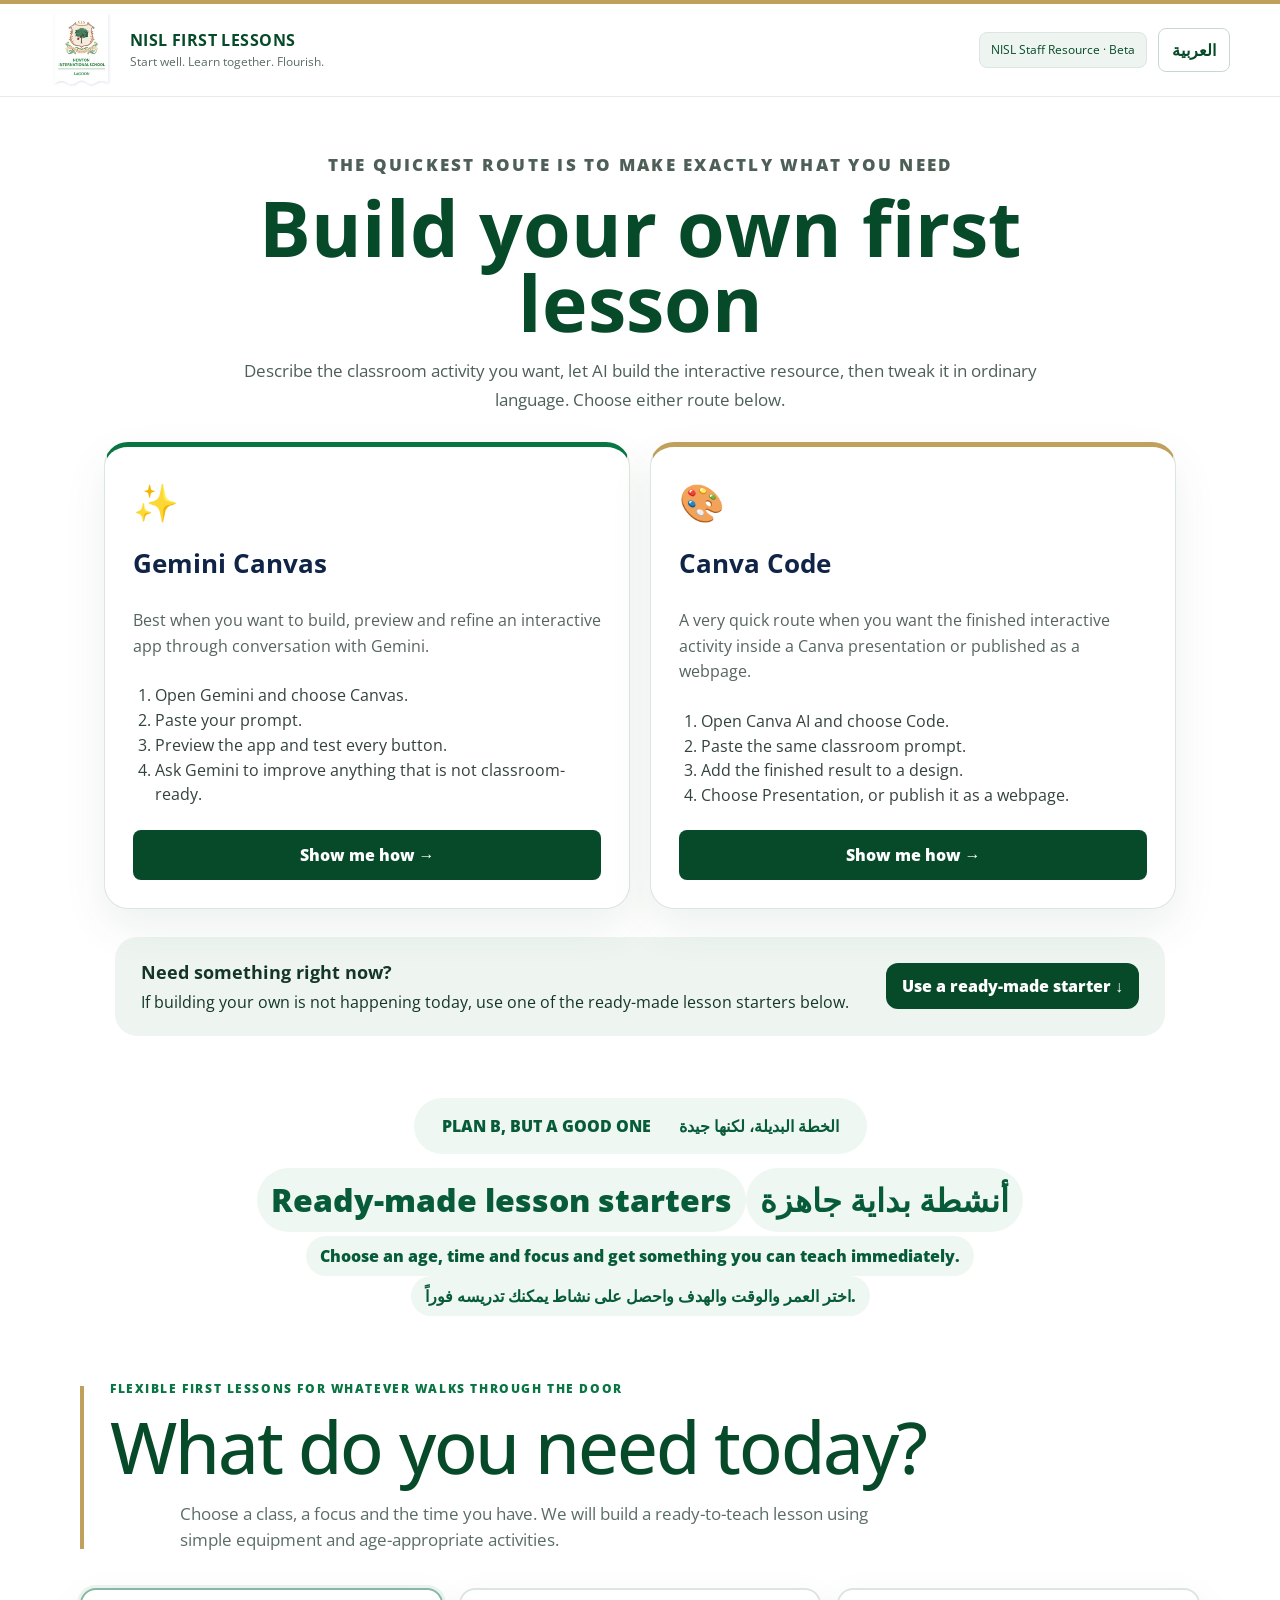
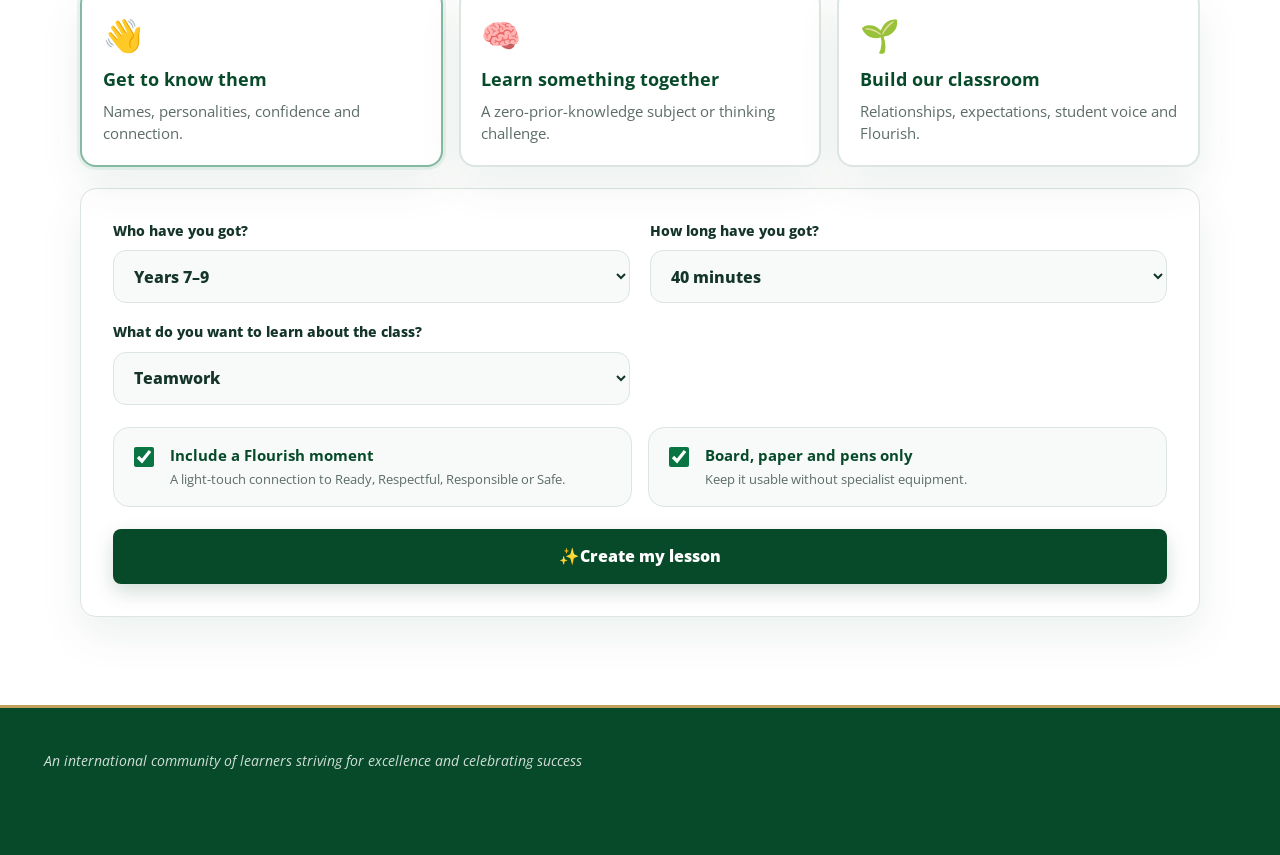
<file: index.html>
<!doctype html>
<html lang="en" dir="ltr">
<head>
  <meta charset="utf-8" />
  <meta name="viewport" content="width=device-width, initial-scale=1" />
  <meta name="theme-color" content="#0b5a36" />
  <meta name="description" content="NISL First Lessons: build your own interactive classroom resource with Gemini Canvas or Canva Code, or use a ready-made lesson starter." />
  <title>NISL First Lessons</title>
  <link rel="stylesheet" href="styles.css" />
  <style>
    .make-first{max-width:1120px;margin:0 auto;padding:54px 24px 18px}.make-first-intro{text-align:center;max-width:820px;margin:0 auto 28px}.make-first-intro .eyebrow{margin-bottom:10px}.make-first-intro h1{font-size:clamp(2.4rem,6vw,4.8rem);line-height:.98;margin:0 0 16px;color:#075b39}.make-first-intro p{font-size:1.08rem;line-height:1.65;color:#4e5f58}.creation-grid{display:grid;grid-template-columns:repeat(2,minmax(0,1fr));gap:20px}.creation-card{background:#fff;border:1px solid #d9e6df;border-radius:24px;padding:28px;box-shadow:0 16px 42px rgba(15,36,71,.08);display:flex;flex-direction:column;min-height:300px}.creation-card.gemini{border-top:7px solid #4285f4}.creation-card.canva{border-top:7px solid #7d2ae8}.creation-icon{font-size:2.3rem;margin-bottom:14px}.creation-card h2{font-size:1.65rem;margin:0 0 8px;color:#0f2447}.creation-card p{line-height:1.6;color:#56645e}.creation-steps{margin:8px 0 22px;padding-left:22px;color:#33423c;line-height:1.55}.creation-card a{margin-top:auto;display:inline-flex;justify-content:center;align-items:center;text-decoration:none;border-radius:13px;padding:13px 16px;font-weight:900;color:#fff;background:#075b39}.creation-card.canva a{background:#6e2ccf}.fallback-strip{max-width:1050px;margin:28px auto 0;background:#0f2447;color:#fff;border-radius:22px;padding:22px 26px;display:flex;align-items:center;justify-content:space-between;gap:20px}.fallback-strip strong{display:block;font-size:1.12rem;margin-bottom:4px}.fallback-strip p{margin:0;color:#dce7ff}.fallback-strip a{flex:0 0 auto;background:#fff;color:#0f2447;text-decoration:none;font-weight:900;padding:11px 16px;border-radius:12px}.bilingual-ar{display:none}html[dir="rtl"] .bilingual-en{display:none}html[dir="rtl"] .bilingual-ar{display:inline}html[dir="rtl"] .creation-steps{padding-left:0;padding-right:22px}.builder-divider{max-width:1050px;margin:44px auto 0;text-align:center;padding:0 24px}.builder-divider span{display:inline-block;background:#eef7f2;color:#075b39;font-weight:900;border-radius:999px;padding:8px 14px}.builder-divider h2{margin:14px 0 4px;color:#0f2447;font-size:2rem}.builder-divider p{margin:0;color:#66736e}@media(max-width:760px){.creation-grid{grid-template-columns:1fr}.fallback-strip{margin:24px 16px 0;flex-direction:column;align-items:flex-start}.fallback-strip a{width:100%;text-align:center}.make-first{padding:34px 16px 12px}}
  </style>
</head>
<body>
  <a class="skip-link" href="#make">Skip to main content</a>

  <header class="site-header">
    <div class="rainbow-strip" aria-hidden="true"></div>
    <div class="header-inner">
      <a href="#" class="brand" aria-label="NISL First Lessons home">
        <span class="brand-mark" aria-hidden="true"><span class="brand-tree">✦</span></span>
        <span class="brand-copy">
          <strong>NISL FIRST LESSONS</strong>
          <small data-i18n="brandTag">Start well. Learn together. Flourish.</small>
        </span>
      </a>
      <div class="header-actions">
        <span class="beta-pill" data-i18n="beta">NISL Staff Resource · Beta</span>
        <button class="language-toggle" id="languageToggle" type="button" aria-label="Switch language">
          <span class="language-en">العربية</span>
          <span class="language-ar" hidden>English</span>
        </button>
      </div>
    </div>
  </header>

  <main id="make">
    <section class="make-first">
      <div class="make-first-intro">
        <p class="eyebrow"><span class="bilingual-en">The quickest route is to make exactly what you need</span><span class="bilingual-ar">أسرع طريق هو أن تصنع ما تحتاجه بالضبط</span></p>
        <h1><span class="bilingual-en">Build your own first lesson</span><span class="bilingual-ar">اصنع حصتك الأولى بنفسك</span></h1>
        <p><span class="bilingual-en">Describe the classroom activity you want, let AI build the interactive resource, then tweak it in ordinary language. Choose either route below.</span><span class="bilingual-ar">صف النشاط الصفي الذي تريده، ودع الذكاء الاصطناعي يبني المورد التفاعلي، ثم حسّنه بلغتك العادية. اختر إحدى الطريقتين أدناه.</span></p>
      </div>

      <div class="creation-grid">
        <article class="creation-card gemini">
          <div class="creation-icon" aria-hidden="true">✨</div>
          <h2><span class="bilingual-en">Gemini Canvas</span><span class="bilingual-ar">Gemini Canvas</span></h2>
          <p><span class="bilingual-en">Best when you want to build, preview and refine an interactive app through conversation with Gemini.</span><span class="bilingual-ar">مناسب عندما تريد بناء تطبيق تفاعلي ومعاينته وتحسينه من خلال الحوار مع Gemini.</span></p>
          <ol class="creation-steps">
            <li><span class="bilingual-en">Open Gemini and choose Canvas.</span><span class="bilingual-ar">افتح Gemini واختر Canvas.</span></li>
            <li><span class="bilingual-en">Paste your prompt.</span><span class="bilingual-ar">الصق طلبك.</span></li>
            <li><span class="bilingual-en">Preview the app and test every button.</span><span class="bilingual-ar">عاين التطبيق واختبر كل زر.</span></li>
            <li><span class="bilingual-en">Ask Gemini to improve anything that is not classroom-ready.</span><span class="bilingual-ar">اطلب من Gemini تحسين أي جزء غير جاهز للاستخدام في الصف.</span></li>
          </ol>
          <a href="make-your-own.html#gemini"><span class="bilingual-en">Show me how →</span><span class="bilingual-ar">أرني الطريقة ←</span></a>
        </article>

        <article class="creation-card canva">
          <div class="creation-icon" aria-hidden="true">🎨</div>
          <h2><span class="bilingual-en">Canva Code</span><span class="bilingual-ar">Canva Code</span></h2>
          <p><span class="bilingual-en">A very quick route when you want the finished interactive activity inside a Canva presentation or published as a webpage.</span><span class="bilingual-ar">طريقة سريعة جداً عندما تريد النشاط التفاعلي النهائي داخل عرض Canva أو منشوراً كصفحة ويب.</span></p>
          <ol class="creation-steps">
            <li><span class="bilingual-en">Open Canva AI and choose Code.</span><span class="bilingual-ar">افتح Canva AI واختر Code.</span></li>
            <li><span class="bilingual-en">Paste the same classroom prompt.</span><span class="bilingual-ar">الصق طلب النشاط الصفي نفسه.</span></li>
            <li><span class="bilingual-en">Add the finished result to a design.</span><span class="bilingual-ar">أضف النتيجة النهائية إلى تصميم.</span></li>
            <li><span class="bilingual-en">Choose Presentation, or publish it as a webpage.</span><span class="bilingual-ar">اختر عرضاً تقديمياً، أو انشره كصفحة ويب.</span></li>
          </ol>
          <a href="make-your-own.html#canva"><span class="bilingual-en">Show me how →</span><span class="bilingual-ar">أرني الطريقة ←</span></a>
        </article>
      </div>

      <div class="fallback-strip">
        <div>
          <strong><span class="bilingual-en">Need something right now?</span><span class="bilingual-ar">تحتاج شيئاً الآن؟</span></strong>
          <p><span class="bilingual-en">If building your own is not happening today, use one of the ready-made lesson starters below.</span><span class="bilingual-ar">إذا لم يكن الوقت مناسباً للبناء اليوم، استخدم أحد أنشطة البداية الجاهزة أدناه.</span></p>
        </div>
        <a href="#builder"><span class="bilingual-en">Use a ready-made starter ↓</span><span class="bilingual-ar">استخدم نشاطاً جاهزاً ↓</span></a>
      </div>
    </section>

    <div class="builder-divider">
      <span><span class="bilingual-en">PLAN B, BUT A GOOD ONE</span><span class="bilingual-ar">الخطة البديلة، لكنها جيدة</span></span>
      <h2><span class="bilingual-en">Ready-made lesson starters</span><span class="bilingual-ar">أنشطة بداية جاهزة</span></h2>
      <p><span class="bilingual-en">Choose an age, time and focus and get something you can teach immediately.</span><span class="bilingual-ar">اختر العمر والوقت والهدف واحصل على نشاط يمكنك تدريسه فوراً.</span></p>
    </div>

    <section class="hero" id="builder">
      <div class="hero-copy">
        <p class="eyebrow" data-i18n="eyebrow">Flexible first lessons for whatever walks through the door</p>
        <h1 data-i18n="heroTitle">What do you need today?</h1>
        <p class="hero-intro" data-i18n="heroIntro">Choose a class, a focus and the time you have. We will build a ready-to-teach lesson using simple equipment and age-appropriate activities.</p>
      </div>

      <div class="pathway-grid" role="group" aria-label="Lesson pathway">
        <button class="pathway-card active" type="button" data-pathway="know"><span class="pathway-icon" aria-hidden="true">👋</span><strong data-i18n="pathKnowTitle">Get to know them</strong><span data-i18n="pathKnowText">Names, personalities, confidence and connection.</span></button>
        <button class="pathway-card" type="button" data-pathway="learn"><span class="pathway-icon" aria-hidden="true">🧠</span><strong data-i18n="pathLearnTitle">Learn something together</strong><span data-i18n="pathLearnText">A zero-prior-knowledge subject or thinking challenge.</span></button>
        <button class="pathway-card" type="button" data-pathway="culture"><span class="pathway-icon" aria-hidden="true">🌱</span><strong data-i18n="pathCultureTitle">Build our classroom</strong><span data-i18n="pathCultureText">Relationships, expectations, student voice and Flourish.</span></button>
      </div>

      <form class="builder-card" id="lessonForm">
        <input type="hidden" id="pathway" value="know" />
        <div class="form-grid">
          <label class="field"><span data-i18n="ageLabel">Who have you got?</span><select id="age" required><option value="eyfs">KG / EYFS</option><option value="y1-2">Y1–2</option><option value="y3-4">Y3–4</option><option value="y5-6">Y5–6</option><option value="y7-9" selected>Y7–9</option><option value="y10-12">Y10–12</option></select></label>
          <label class="field"><span data-i18n="timeLabel">How long have you got?</span><select id="duration" required><option value="20">20 minutes</option><option value="40" selected>40 minutes</option><option value="60">60 minutes</option><option value="80">80 minutes</option></select></label>
          <label class="field" id="focusField"><span data-i18n="focusLabel">What do you want to learn about the class?</span><select id="focus"><option value="names" data-i18n-option="focusNames">Names</option><option value="personalities" data-i18n-option="focusPersonalities">Personalities</option><option value="confidence" data-i18n-option="focusConfidence">Confidence</option><option value="teamwork" data-i18n-option="focusTeamwork" selected>Teamwork</option><option value="communication" data-i18n-option="focusCommunication">Communication</option><option value="subject-confidence" data-i18n-option="focusSubjectConfidence">Subject confidence</option><option value="creativity" data-i18n-option="focusCreativity">Creativity</option><option value="expectations" data-i18n-option="focusExpectations">Classroom expectations</option></select></label>
          <label class="field hidden" id="subjectField"><span data-i18n="subjectLabel">Choose a subject</span><select id="subject"><option value="surprise" data-i18n-option="subjectSurprise">Surprise me</option><option value="english">English</option><option value="maths">Maths</option><option value="science">Science</option><option value="humanities">Humanities</option><option value="computing">Computing</option><option value="languages">Languages</option><option value="art">Art & Design</option><option value="pe">PE</option></select></label>
        </div>
        <div class="builder-options">
          <label class="check-option"><input type="checkbox" id="flourishToggle" checked /><span><strong data-i18n="flourishLabel">Include a Flourish moment</strong><small data-i18n="flourishHelp">A light-touch connection to Ready, Respectful, Responsible or Safe.</small></span></label>
          <label class="check-option"><input type="checkbox" id="lowPrepToggle" checked /><span><strong data-i18n="lowPrepLabel">Board, paper and pens only</strong><small data-i18n="lowPrepHelp">Keep it usable without specialist equipment.</small></span></label>
        </div>
        <button class="primary-button generate-button" type="submit"><span aria-hidden="true">✨</span><span data-i18n="createLesson">Create my lesson</span></button>
      </form>
    </section>

    <section class="result-section hidden" id="resultSection" aria-live="polite">
      <div class="result-toolbar no-print"><button type="button" class="ghost-button" id="backToBuilder">← <span data-i18n="changeChoices">Change choices</span></button><div class="toolbar-actions"><button type="button" class="ghost-button" id="newLesson">↻ <span data-i18n="anotherLesson">Another lesson</span></button><button type="button" class="ghost-button" id="lessonTwo">＋ <span data-i18n="lessonTwo">Give me Lesson 2</span></button><button type="button" class="ghost-button" id="studentView">▣ <span data-i18n="studentView">Student view</span></button><button type="button" class="ghost-button" id="printLesson">⎙ <span data-i18n="print">Print</span></button></div></div>
      <article class="lesson-sheet" id="lessonSheet"><header class="lesson-header"><div><p class="lesson-kicker" id="lessonKicker"></p><h2 id="lessonTitle"></h2><p class="lesson-summary" id="lessonSummary"></p></div><div class="lesson-badge" aria-hidden="true">🌱</div></header><div class="lesson-meta" id="lessonMeta"></div><section class="teacher-overview"><div><span class="mini-label" data-i18n="learnAbout">You will learn about</span><p id="lessonLearning"></p></div><div><span class="mini-label" data-i18n="youNeed">You need</span><p id="lessonEquipment"></p></div></section><div class="lesson-stages" id="lessonStages"></div><section class="adaptation-panel no-student-view" id="adaptationPanel"><div><span class="mini-label" data-i18n="teacherLens">Teacher lens</span><h3 data-i18n="whatToNotice">What to notice</h3><p id="teacherLens"></p></div><div><span class="mini-label" data-i18n="ageAdaptation">Age adaptation</span><h3 id="ageAdaptationTitle"></h3><p id="ageAdaptation"></p></div></section><section class="adjust-panel no-print no-student-view"><p data-i18n="adjustPrompt">Need to tweak it on the fly?</p><div><button type="button" class="small-button" id="simplifyLesson" data-i18n="makeEasier">Make it easier</button><button type="button" class="small-button" id="stretchLesson" data-i18n="makeHarder">Make it harder</button></div><p class="adjust-note hidden" id="adjustNote"></p></section></article>
      <button type="button" class="exit-student-view hidden no-print" id="exitStudentView">← <span data-i18n="teacherView">Back to teacher view</span></button>
    </section>
  </main>

  <footer class="site-footer no-print"><div class="footer-values" aria-label="Flourish values"><span class="ready">READY</span><span class="respectful">RESPECTFUL</span><span class="responsible">RESPONSIBLE</span><span class="safe">SAFE</span></div><p>NISL First Lessons · <span data-i18n="footerText">Built for flexible starts, cover, transition and tutor time.</span></p></footer>

  <script src="activities.js"></script>
  <script src="activities-extra.js"></script>
  <script src="activity-patches.js"></script>
  <script src="app.js"></script>
</body>
</html>
</file>
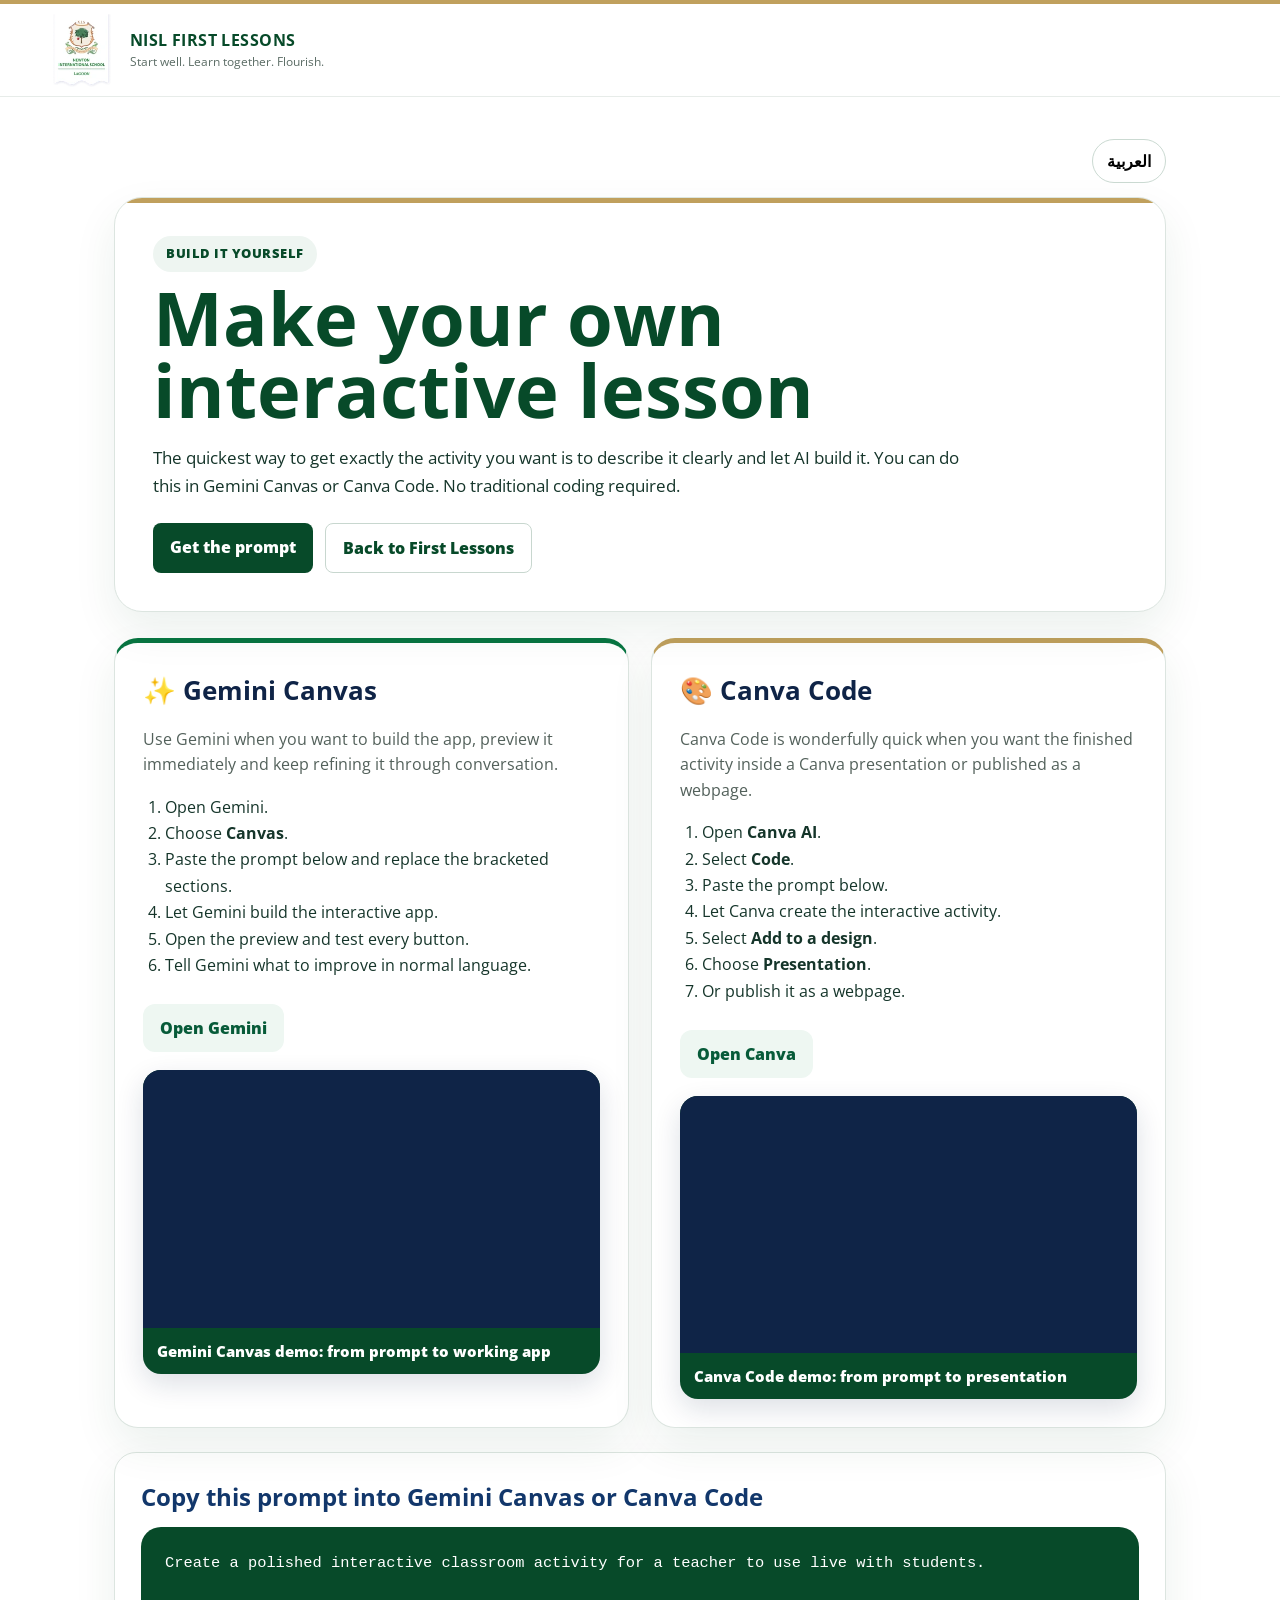
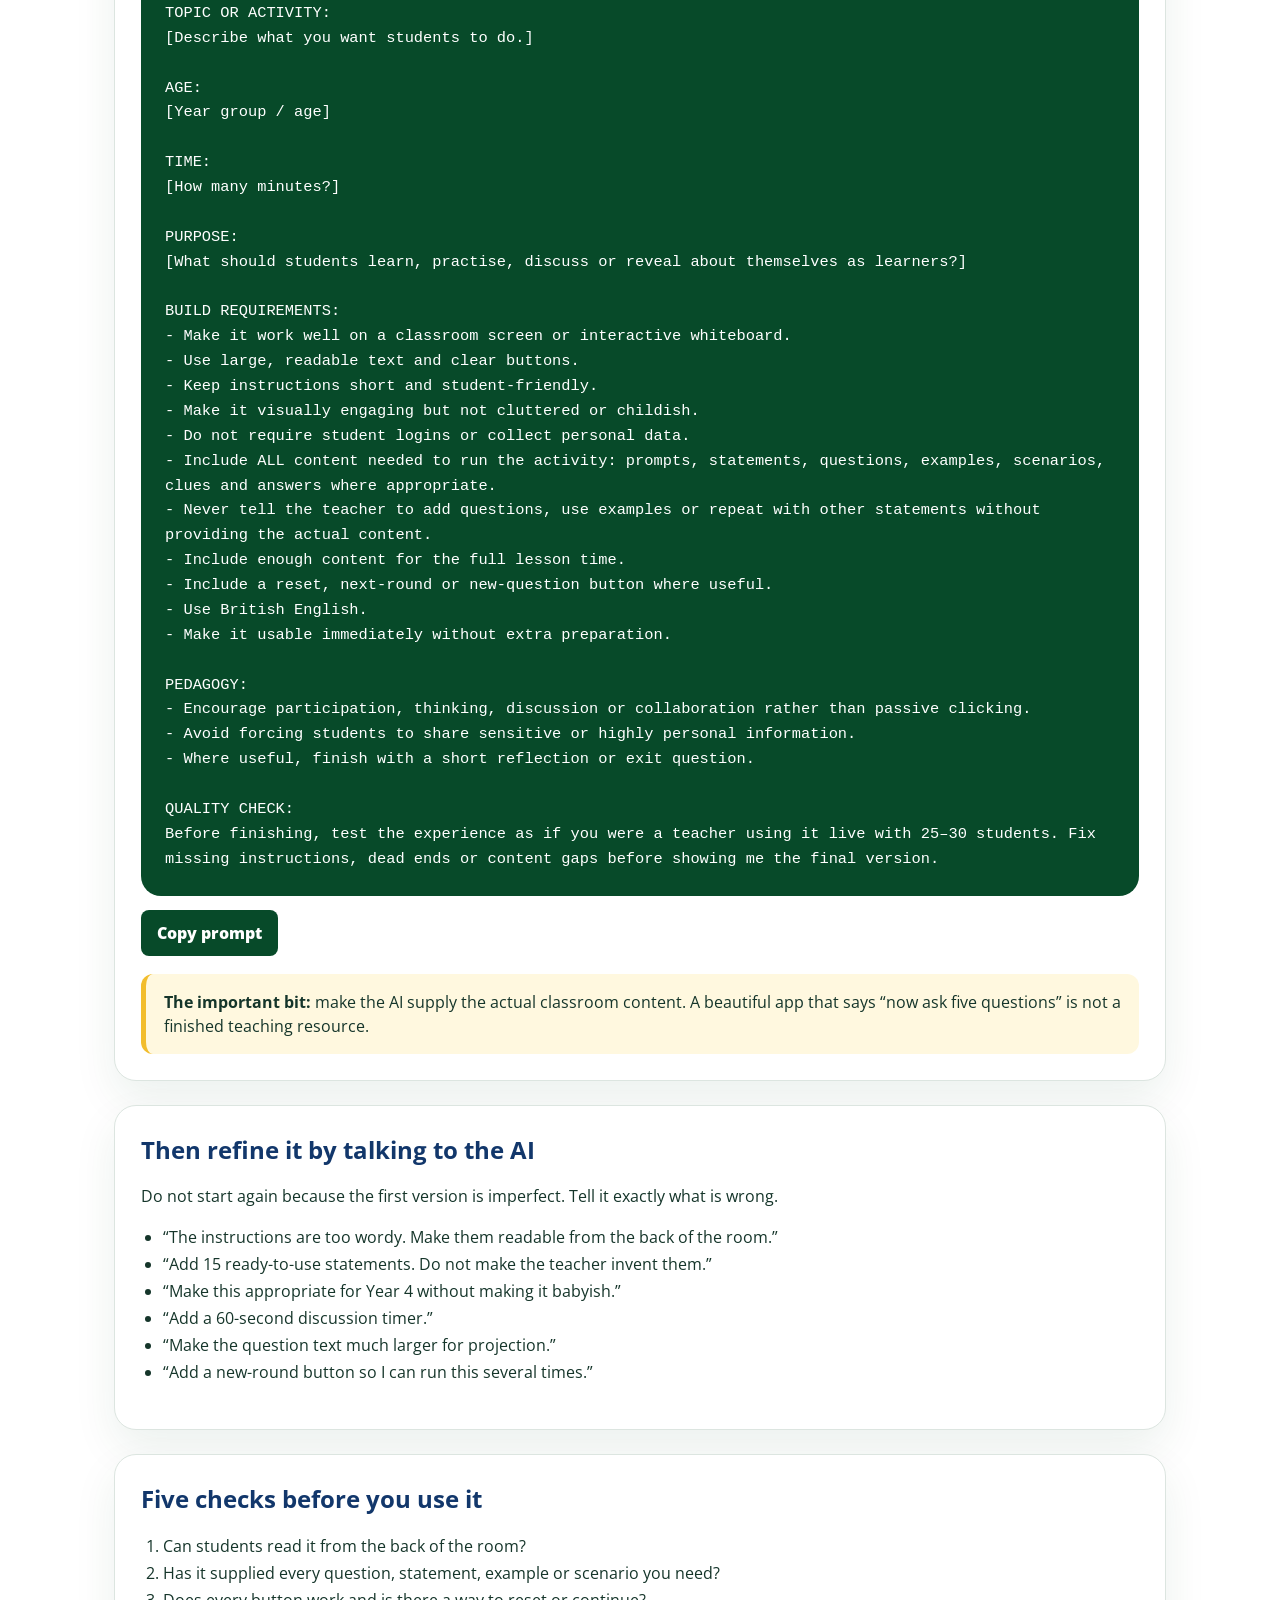
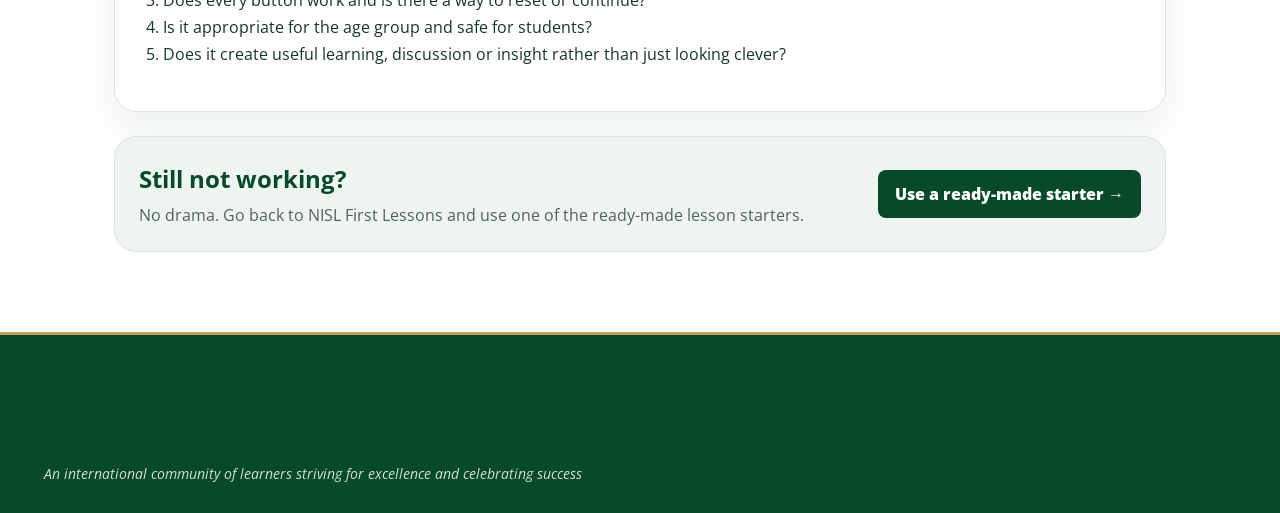
<file: make-your-own.html>
<!doctype html>
<html lang="en" dir="ltr">
<head>
<meta charset="utf-8">
<meta name="viewport" content="width=device-width,initial-scale=1">
<meta name="theme-color" content="#0b5a36">
<title>Make Your Own | NISL First Lessons</title>
<link rel="stylesheet" href="styles.css">
<style>
.guide-wrap{max-width:1100px;margin:auto;padding:42px 24px 80px}.lang-bar{display:flex;justify-content:flex-end;margin-bottom:14px}.lang-bar button{background:#fff;border:1px solid #cbdad2;border-radius:999px;padding:9px 14px;font-weight:800;cursor:pointer}.guide-hero{background:#fff;border:1px solid #d9e6df;border-radius:28px;padding:38px;box-shadow:0 18px 55px rgba(14,65,47,.08);position:relative;overflow:hidden}.guide-hero:before{content:"";position:absolute;inset:0 0 auto;height:7px;background:linear-gradient(90deg,#ef3340 0 16%,#f58220 16% 32%,#f4c430 32% 48%,#2e9f4d 48% 64%,#078b78 64% 80%,#553287 80%)}.guide-hero h1{font-size:clamp(2.3rem,6vw,4.6rem);line-height:.98;margin:10px 0 18px;color:#075b39}.guide-hero p{font-size:1.08rem;line-height:1.65;max-width:820px}.guide-badge{display:inline-flex;padding:8px 13px;border-radius:999px;background:#eef7f2;color:#075b39;font-weight:800;font-size:.82rem;letter-spacing:.04em}.guide-actions{display:flex;gap:12px;flex-wrap:wrap;margin-top:22px}.guide-actions a,.route-card>a,.fallback a{text-decoration:none;border-radius:12px;padding:12px 17px;font-weight:800}.primary-link,.fallback a{background:#075b39;color:#fff}.secondary-link{background:#fff;color:#12376b;border:1px solid #cbdad2}.route-grid{display:grid;grid-template-columns:repeat(2,minmax(0,1fr));gap:22px;margin-top:26px}.route-card{background:#fff;border:1px solid #d9e6df;border-radius:24px;padding:28px;box-shadow:0 12px 36px rgba(15,36,71,.06)}.route-card.gemini{border-top:7px solid #4285f4}.route-card.canva{border-top:7px solid #7d2ae8}.route-card h2{font-size:1.65rem;margin:0 0 8px;color:#0f2447}.route-card p{line-height:1.6;color:#53615b}.route-card ol{padding-left:22px;line-height:1.65}.route-card>a{display:inline-flex;background:#eef7f2;color:#075b39;margin-top:10px}.video-card{margin-top:18px;border-radius:18px;overflow:hidden;background:#0f2447;box-shadow:0 10px 28px rgba(15,36,71,.14)}.video-frame{position:relative;width:100%;padding-top:56.25%;background:#0f2447}.video-frame iframe{position:absolute;inset:0;width:100%;height:100%;border:0}.video-caption{padding:12px 14px;color:#fff;font-weight:800;font-size:.92rem}.guide-card{background:#fff;border:1px solid #d9e6df;border-radius:22px;padding:26px;margin-top:24px}.guide-card h2{margin:0 0 12px;color:#12376b}.prompt-box{background:#0f2447;color:#fff;border-radius:20px;padding:24px;white-space:pre-wrap;font:500 .96rem/1.62 ui-monospace,SFMono-Regular,Consolas,monospace}.copy-btn{margin-top:14px;border:0;border-radius:12px;background:#075b39;color:#fff;padding:11px 16px;font-weight:800;cursor:pointer}.tip{background:#fff8df;border-left:5px solid #f2bd2d;padding:16px 18px;border-radius:12px;margin-top:18px}.quality-list{line-height:1.7;padding-left:22px}.fallback{background:#eef7f2;border:1px solid #cfe3d8;border-radius:22px;padding:24px;margin-top:24px;display:flex;align-items:center;justify-content:space-between;gap:18px}.fallback h2{margin:0 0 6px;color:#075b39}.fallback p{margin:0;color:#53615b}.rtl .guide-card,.rtl .guide-hero,.rtl .route-card,.rtl .fallback{text-align:right}.rtl .route-card ol,.rtl .quality-list{padding-left:0;padding-right:22px}@media(max-width:760px){.route-grid{grid-template-columns:1fr}.guide-wrap{padding:28px 16px 60px}.guide-hero{padding:28px}.fallback{flex-direction:column;align-items:flex-start}.fallback a{width:100%;text-align:center}}
</style>
</head>
<body>
<header class="site-header"><div class="rainbow-strip"></div><div class="header-inner"><a href="index.html" class="brand"><span class="brand-mark"><span class="brand-tree">✦</span></span><span class="brand-copy"><strong>NISL FIRST LESSONS</strong><small id="brandTag">Start well. Learn together. Flourish.</small></span></a></div></header>
<main class="guide-wrap">
<div class="lang-bar"><button id="langBtn" type="button">العربية</button></div>
<section class="guide-hero"><span class="guide-badge" id="badge">BUILD IT YOURSELF</span><h1 id="title">Make your own interactive lesson</h1><p id="intro">The quickest way to get exactly the activity you want is to describe it clearly and let AI build it. You can do this in Gemini Canvas or Canva Code. No traditional coding required.</p><div class="guide-actions"><a class="primary-link" href="#prompt" id="jumpPrompt">Get the prompt</a><a class="secondary-link" href="index.html" id="back">Back to First Lessons</a></div></section>
<section class="route-grid">
<article class="route-card gemini"><h2>✨ <span id="geminiTitle">Gemini Canvas</span></h2><p id="geminiIntro">Use Gemini when you want to build the app, preview it immediately and keep refining it through conversation.</p><ol id="geminiSteps"><li>Open Gemini.</li><li>Choose <strong>Canvas</strong>.</li><li>Paste the prompt below and replace the bracketed sections.</li><li>Let Gemini build the interactive app.</li><li>Open the preview and test every button.</li><li>Tell Gemini what to improve in normal language.</li></ol><a href="https://gemini.google.com/" target="_blank" rel="noopener" id="openGemini">Open Gemini</a><div class="video-card"><div class="video-frame"><iframe src="https://www.youtube-nocookie.com/embed/C3qZBynRkRM" title="Gemini Canvas demo video" loading="lazy" referrerpolicy="strict-origin-when-cross-origin" allow="accelerometer; autoplay; clipboard-write; encrypted-media; gyroscope; picture-in-picture; web-share" allowfullscreen></iframe></div><div class="video-caption" id="geminiVideoCaption">Gemini Canvas demo: from prompt to working app</div></div></article>
<article class="route-card canva"><h2>🎨 <span id="canvaTitle">Canva Code</span></h2><p id="canvaIntro">Canva Code is wonderfully quick when you want the finished activity inside a Canva presentation or published as a webpage.</p><ol id="canvaSteps"><li>Open <strong>Canva AI</strong>.</li><li>Select <strong>Code</strong>.</li><li>Paste the prompt below.</li><li>Let Canva create the interactive activity.</li><li>Select <strong>Add to a design</strong>.</li><li>Choose <strong>Presentation</strong>.</li><li>Or publish it as a webpage.</li></ol><a href="https://www.canva.com/" target="_blank" rel="noopener" id="openCanva">Open Canva</a><div class="video-card"><div class="video-frame"><iframe src="https://www.youtube-nocookie.com/embed/v3Krrz3O7xc" title="Canva Code demo video" loading="lazy" referrerpolicy="strict-origin-when-cross-origin" allow="accelerometer; autoplay; clipboard-write; encrypted-media; gyroscope; picture-in-picture; web-share" allowfullscreen></iframe></div><div class="video-caption" id="canvaVideoCaption">Canva Code demo: from prompt to presentation</div></div></article>
</section>
<section class="guide-card" id="prompt"><h2 id="promptTitle">Copy this prompt into Gemini Canvas or Canva Code</h2><div class="prompt-box" id="promptBox">Create a polished interactive classroom activity for a teacher to use live with students.

TOPIC OR ACTIVITY:
[Describe what you want students to do.]

AGE:
[Year group / age]

TIME:
[How many minutes?]

PURPOSE:
[What should students learn, practise, discuss or reveal about themselves as learners?]

BUILD REQUIREMENTS:
- Make it work well on a classroom screen or interactive whiteboard.
- Use large, readable text and clear buttons.
- Keep instructions short and student-friendly.
- Make it visually engaging but not cluttered or childish.
- Do not require student logins or collect personal data.
- Include ALL content needed to run the activity: prompts, statements, questions, examples, scenarios, clues and answers where appropriate.
- Never tell the teacher to add questions, use examples or repeat with other statements without providing the actual content.
- Include enough content for the full lesson time.
- Include a reset, next-round or new-question button where useful.
- Use British English.
- Make it usable immediately without extra preparation.

PEDAGOGY:
- Encourage participation, thinking, discussion or collaboration rather than passive clicking.
- Avoid forcing students to share sensitive or highly personal information.
- Where useful, finish with a short reflection or exit question.

QUALITY CHECK:
Before finishing, test the experience as if you were a teacher using it live with 25–30 students. Fix missing instructions, dead ends or content gaps before showing me the final version.</div><button class="copy-btn" id="copyPrompt" type="button">Copy prompt</button><div class="tip" id="promptTip"><strong>The important bit:</strong> make the AI supply the actual classroom content. A beautiful app that says “now ask five questions” is not a finished teaching resource.</div></section>
<section class="guide-card"><h2 id="refineTitle">Then refine it by talking to the AI</h2><p id="refineIntro">Do not start again because the first version is imperfect. Tell it exactly what is wrong.</p><ul class="quality-list" id="refineList"><li>“The instructions are too wordy. Make them readable from the back of the room.”</li><li>“Add 15 ready-to-use statements. Do not make the teacher invent them.”</li><li>“Make this appropriate for Year 4 without making it babyish.”</li><li>“Add a 60-second discussion timer.”</li><li>“Make the question text much larger for projection.”</li><li>“Add a new-round button so I can run this several times.”</li></ul></section>
<section class="guide-card"><h2 id="checkTitle">Five checks before you use it</h2><ol class="quality-list" id="checkList"><li>Can students read it from the back of the room?</li><li>Has it supplied every question, statement, example or scenario you need?</li><li>Does every button work and is there a way to reset or continue?</li><li>Is it appropriate for the age group and safe for students?</li><li>Does it create useful learning, discussion or insight rather than just looking clever?</li></ol></section>
<section class="fallback"><div><h2 id="fallbackTitle">Still not working?</h2><p id="fallbackText">No drama. Go back to NISL First Lessons and use one of the ready-made lesson starters.</p></div><a href="index.html#builder" id="fallbackLink">Use a ready-made starter →</a></section>
</main>
<script>
const en={brandTag:'Start well. Learn together. Flourish.',badge:'BUILD IT YOURSELF',title:'Make your own interactive lesson',intro:'The quickest way to get exactly the activity you want is to describe it clearly and let AI build it. You can do this in Gemini Canvas or Canva Code. No traditional coding required.',jumpPrompt:'Get the prompt',back:'Back to First Lessons',geminiTitle:'Gemini Canvas',geminiIntro:'Use Gemini when you want to build the app, preview it immediately and keep refining it through conversation.',geminiSteps:'<li>Open Gemini.</li><li>Choose <strong>Canvas</strong>.</li><li>Paste the prompt below and replace the bracketed sections.</li><li>Let Gemini build the interactive app.</li><li>Open the preview and test every button.</li><li>Tell Gemini what to improve in normal language.</li>',openGemini:'Open Gemini',geminiVideoCaption:'Gemini Canvas demo: from prompt to working app',canvaTitle:'Canva Code',canvaIntro:'Canva Code is wonderfully quick when you want the finished activity inside a Canva presentation or published as a webpage.',canvaSteps:'<li>Open <strong>Canva AI</strong>.</li><li>Select <strong>Code</strong>.</li><li>Paste the prompt below.</li><li>Let Canva create the interactive activity.</li><li>Select <strong>Add to a design</strong>.</li><li>Choose <strong>Presentation</strong>.</li><li>Or publish it as a webpage.</li>',openCanva:'Open Canva',canvaVideoCaption:'Canva Code demo: from prompt to presentation',promptTitle:'Copy this prompt into Gemini Canvas or Canva Code',copyPrompt:'Copy prompt',promptTip:'<strong>The important bit:</strong> make the AI supply the actual classroom content. A beautiful app that says “now ask five questions” is not a finished teaching resource.',refineTitle:'Then refine it by talking to the AI',refineIntro:'Do not start again because the first version is imperfect. Tell it exactly what is wrong.',refineList:'<li>“The instructions are too wordy. Make them readable from the back of the room.”</li><li>“Add 15 ready-to-use statements. Do not make the teacher invent them.”</li><li>“Make this appropriate for Year 4 without making it babyish.”</li><li>“Add a 60-second discussion timer.”</li><li>“Make the question text much larger for projection.”</li><li>“Add a new-round button so I can run this several times.”</li>',checkTitle:'Five checks before you use it',checkList:'<li>Can students read it from the back of the room?</li><li>Has it supplied every question, statement, example or scenario you need?</li><li>Does every button work and is there a way to reset or continue?</li><li>Is it appropriate for the age group and safe for students?</li><li>Does it create useful learning, discussion or insight rather than just looking clever?</li>',fallbackTitle:'Still not working?',fallbackText:'No drama. Go back to NISL First Lessons and use one of the ready-made lesson starters.',fallbackLink:'Use a ready-made starter →'};
const ar={brandTag:'ابدأ جيداً. تعلموا معاً. ازدهروا.',badge:'اصنعها بنفسك',title:'اصنع حصتك التفاعلية بنفسك',intro:'أسرع طريقة للحصول على النشاط الذي تريده هي وصفه بوضوح وترك الذكاء الاصطناعي يبنيه. يمكنك استخدام Gemini Canvas أو Canva Code دون برمجة تقليدية.',jumpPrompt:'احصل على الطلب',back:'العودة إلى الحصص الأولى',geminiTitle:'Gemini Canvas',geminiIntro:'استخدم Gemini عندما تريد بناء التطبيق ومعاينته فوراً والاستمرار في تحسينه من خلال الحوار.',geminiSteps:'<li>افتح Gemini.</li><li>اختر <strong>Canvas</strong>.</li><li>الصق الطلب أدناه واستبدل الأجزاء بين الأقواس.</li><li>دع Gemini يبني التطبيق.</li><li>اختبر كل زر.</li><li>أخبر Gemini بما تريد تحسينه.</li>',openGemini:'افتح Gemini',geminiVideoCaption:'فيديو Gemini Canvas: من الطلب إلى تطبيق يعمل',canvaTitle:'Canva Code',canvaIntro:'Canva Code سريع جداً عندما تريد النشاط داخل عرض Canva أو منشوراً كصفحة ويب.',canvaSteps:'<li>افتح <strong>Canva AI</strong>.</li><li>اختر <strong>Code</strong>.</li><li>الصق الطلب أدناه.</li><li>دع Canva ينشئ النشاط.</li><li>اختر <strong>Add to a design</strong>.</li><li>اختر <strong>Presentation</strong>.</li><li>أو انشره كصفحة ويب.</li>',openCanva:'افتح Canva',canvaVideoCaption:'فيديو Canva Code: من الطلب إلى العرض التقديمي',promptTitle:'انسخ هذا الطلب إلى Gemini Canvas أو Canva Code',copyPrompt:'نسخ الطلب',promptTip:'<strong>النقطة المهمة:</strong> اطلب من الذكاء الاصطناعي توفير محتوى الصف الفعلي، لا مجرد قالب جميل.',refineTitle:'ثم حسّنه من خلال الحوار مع الذكاء الاصطناعي',refineIntro:'لا تبدأ من جديد لأن النسخة الأولى غير مثالية. أخبره بالضبط ما المشكلة.',refineList:'<li>«اجعل التعليمات أقصر وأسهل للقراءة من آخر الصف.»</li><li>«أضف 15 عبارة جاهزة للاستخدام.»</li><li>«اجعل هذا مناسباً للصف الرابع دون أن يبدو طفولياً.»</li><li>«أضف مؤقتاً للنقاش لمدة 60 ثانية.»</li><li>«كبّر نص السؤال للعرض.»</li><li>«أضف زر جولة جديدة.»</li>',checkTitle:'خمسة فحوص قبل الاستخدام',checkList:'<li>هل يستطيع الطلاب قراءته من آخر الصف؟</li><li>هل وفر كل سؤال وعبارة ومثال وسيناريو تحتاجه؟</li><li>هل تعمل الأزرار وهل توجد طريقة لإعادة الضبط؟</li><li>هل هو مناسب للعمر وآمن للطلاب؟</li><li>هل يخلق تعلماً أو نقاشاً مفيداً بدلاً من أن يبدو ذكياً فقط؟</li>',fallbackTitle:'ما زال لا يعمل؟',fallbackText:'لا مشكلة. ارجع إلى NISL First Lessons واستخدم أحد الأنشطة الجاهزة.',fallbackLink:'استخدم نشاطاً جاهزاً ←'};
const promptEN=document.getElementById('promptBox').textContent;const promptAR='أنشئ نشاطاً صفياً تفاعلياً جاهزاً للاستخدام المباشر مع الطلاب.\n\nالموضوع أو النشاط:\n[صف النشاط]\n\nالعمر:\n[الصف / العمر]\n\nالوقت:\n[عدد الدقائق]\n\nالهدف:\n[ما الذي يجب أن يتعلمه الطلاب أو يناقشوه؟]\n\nالمتطلبات:\n- اجعله مناسباً للشاشة الصفية.\n- استخدم نصاً كبيراً وأزراراً واضحة.\n- اجعل التعليمات قصيرة.\n- لا تطلب تسجيل الدخول ولا تجمع بيانات شخصية.\n- وفر كل الأسئلة والعبارات والأمثلة والسيناريوهات والإجابات المطلوبة.\n- لا تطلب من المعلم اختراع محتوى ناقص.\n- وفر محتوى كافياً لمدة الحصة.\n- أضف زر إعادة ضبط أو جولة جديدة عند الحاجة.\n- شجع التفكير والنقاش والتعاون.\n- تجنب المعلومات الشخصية الحساسة.\n\nفحص الجودة:\nاختبر النشاط كما لو كنت معلماً يستخدمه مع 25 إلى 30 طالباً وأصلح أي فجوات قبل عرض النسخة النهائية.';let lang='en';
function apply(){const d=lang==='en'?en:ar;document.documentElement.lang=lang;document.documentElement.dir=lang==='ar'?'rtl':'ltr';document.body.classList.toggle('rtl',lang==='ar');document.getElementById('langBtn').textContent=lang==='en'?'العربية':'English';Object.keys(d).forEach(id=>{const el=document.getElementById(id);if(el)el.innerHTML=d[id]});document.getElementById('promptBox').textContent=lang==='en'?promptEN:promptAR}
document.getElementById('langBtn').onclick=()=>{lang=lang==='en'?'ar':'en';apply()};document.getElementById('copyPrompt').onclick=async()=>{await navigator.clipboard.writeText(document.getElementById('promptBox').textContent);document.getElementById('copyPrompt').textContent=lang==='en'?'Copied!':'تم النسخ!';setTimeout(apply,1200)};
</script>
</body>
</html>
</file>
<file: styles.css>
@import url("https://fonts.googleapis.com/css2?family=Open+Sans:ital,wght@0,300;0,400;0,500;0,600;0,700;0,800;1,300;1,400&display=swap");
@import url("styles-base.css");
@import url("brand-overrides.css");
@import url("brand-copy.css");
</file>
